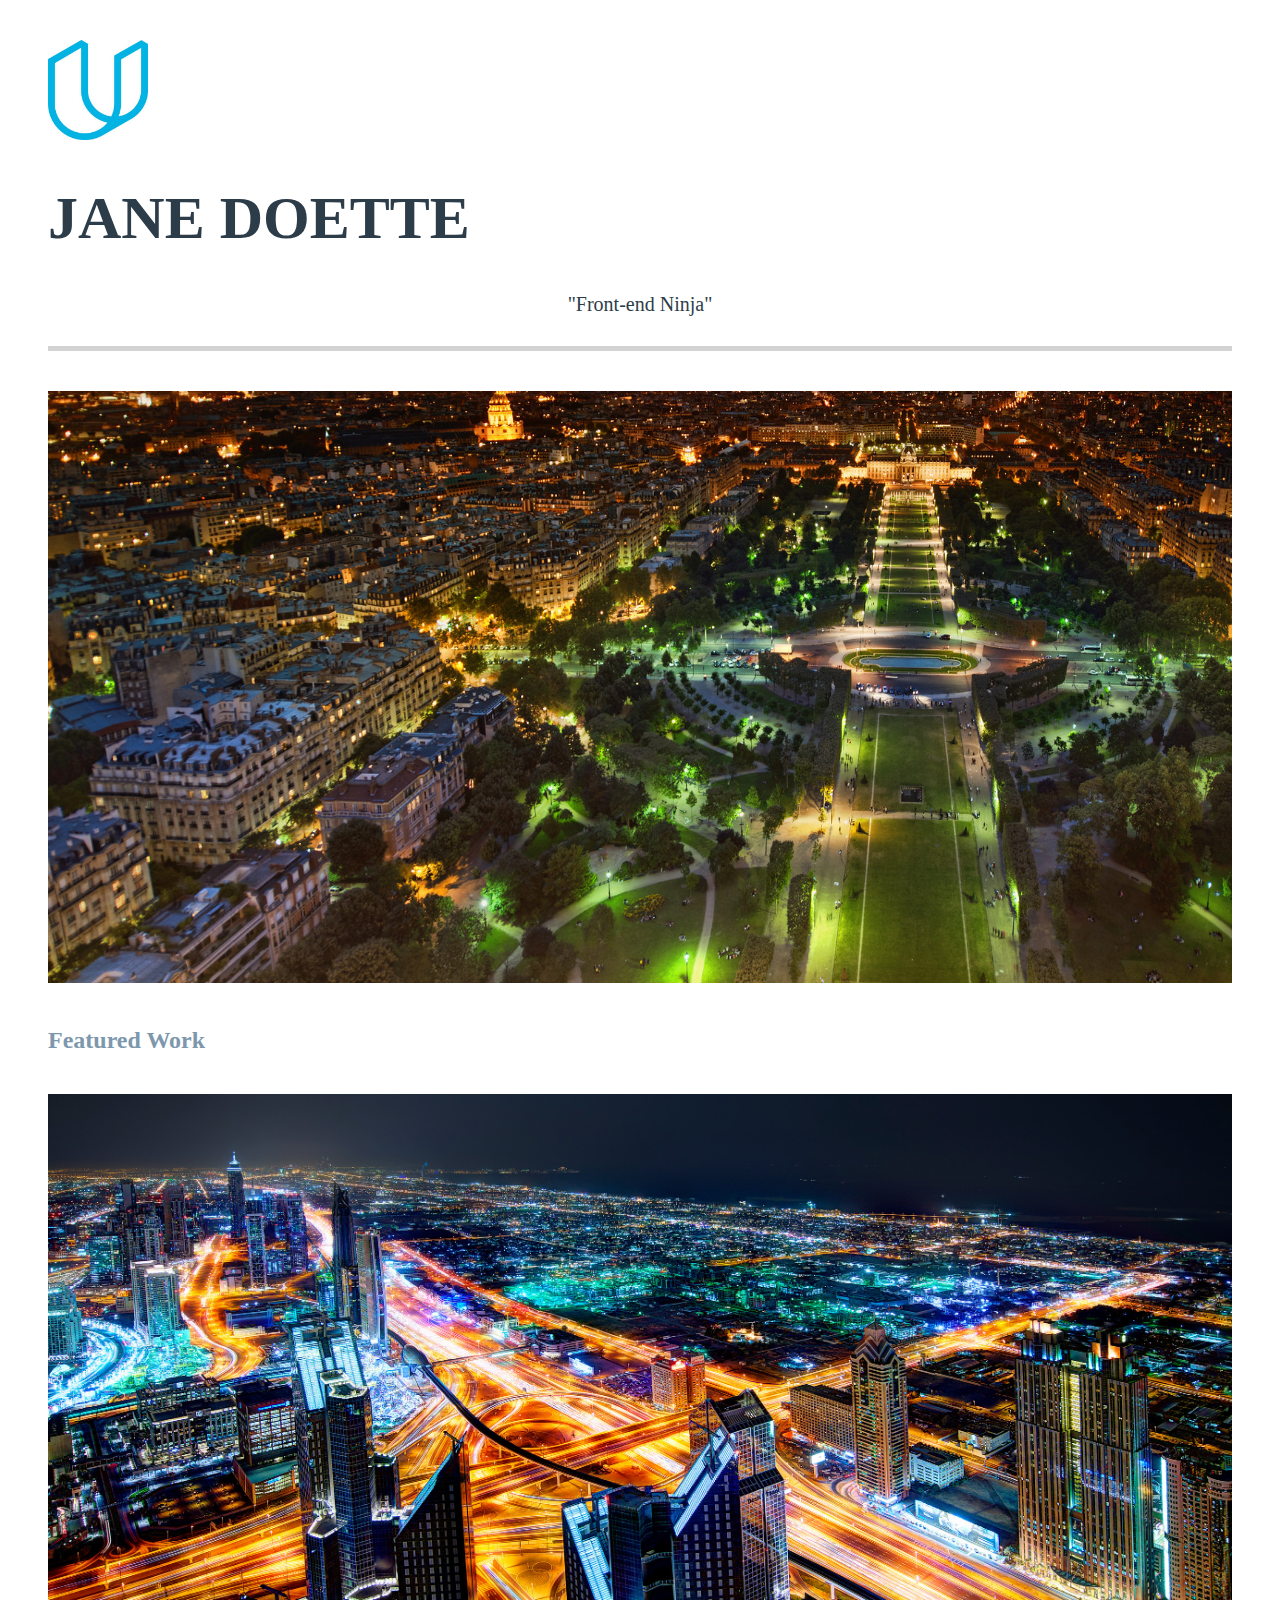
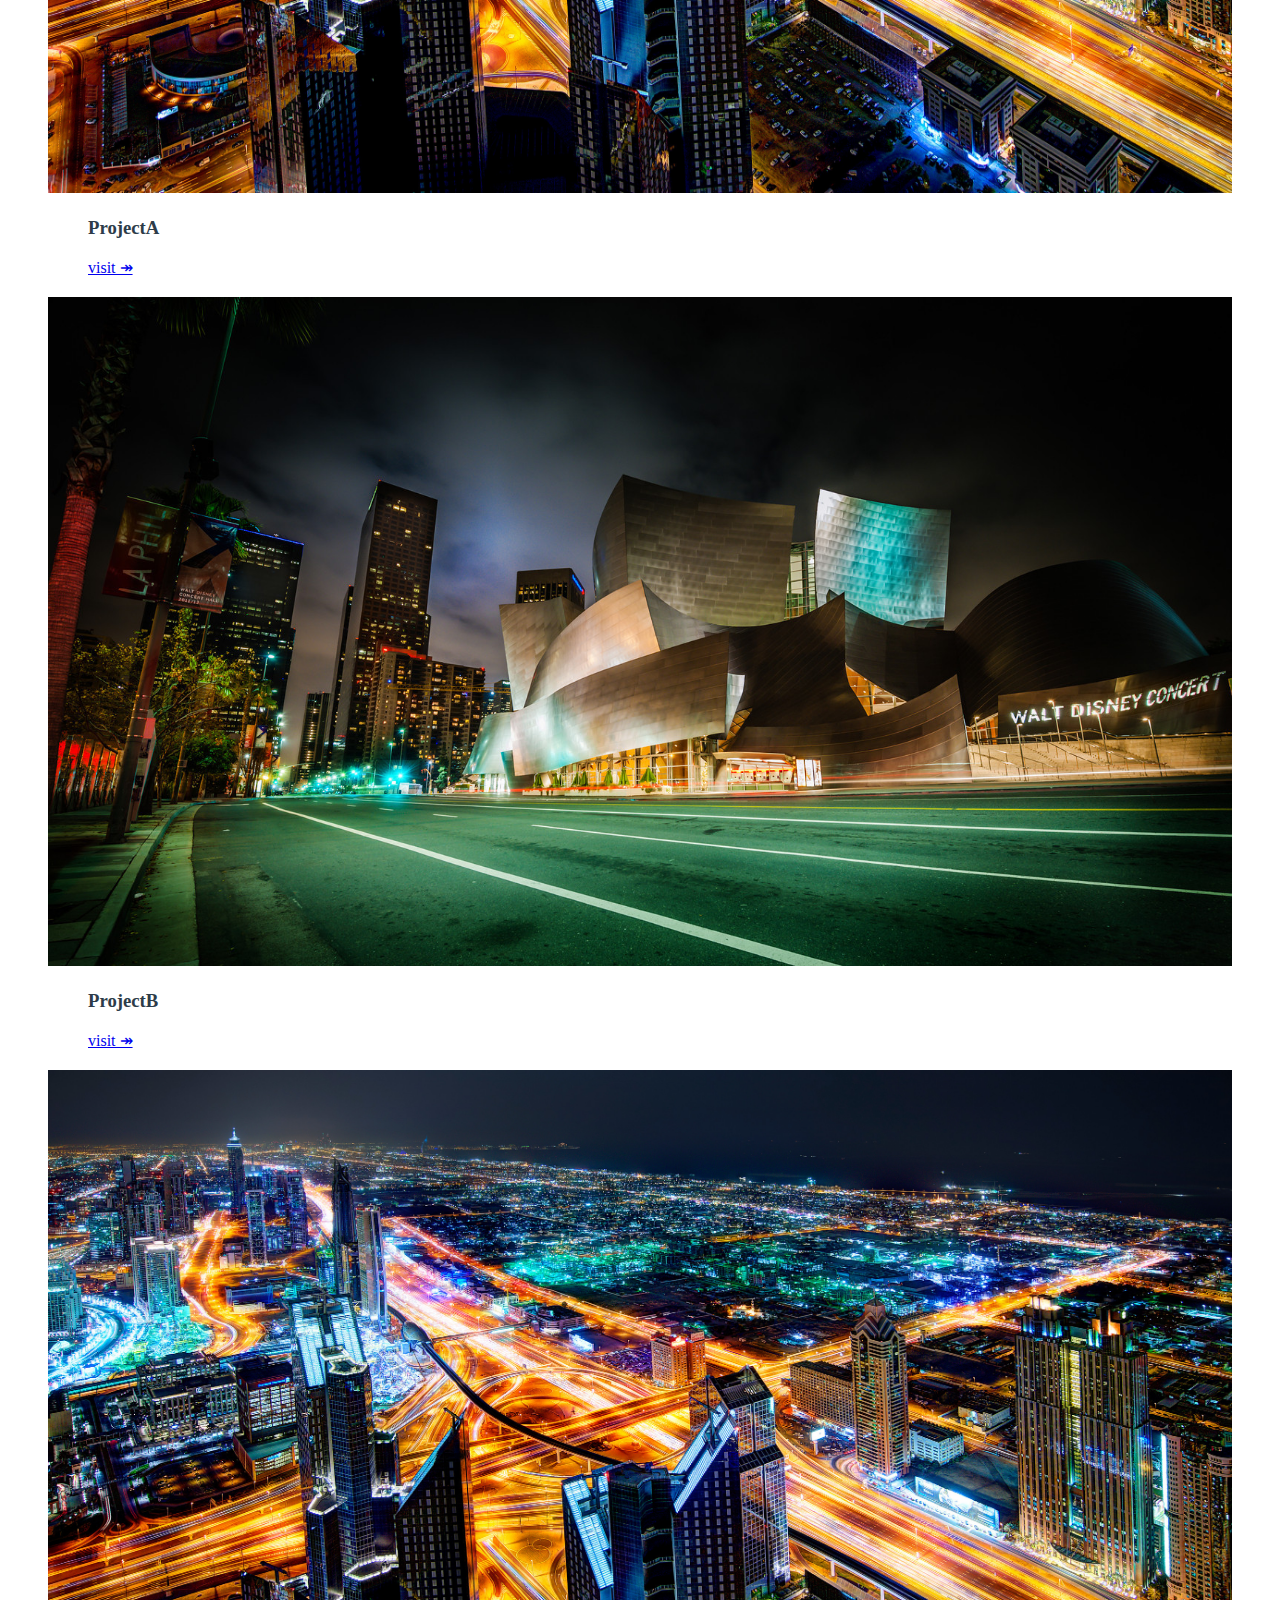
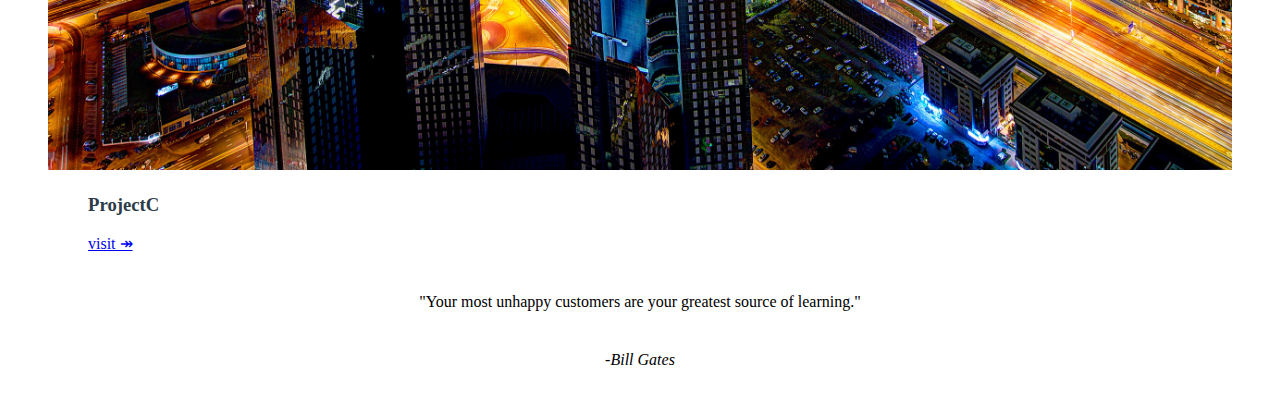
<file: index.html>
<!DOCTYPE html>
<html lang="en">
  <head>
    <!-- Required meta tags -->
    <meta charset="utf-8">
    <meta name="viewport" content="width=device-width, initial-scale=1, shrink-to-fit=no">
  	<title>Portfolio</title>

  	<!-- Styles -->
    <link rel="stylesheet" href="https://maxcdn.bootstrapcdn.com/bootstrap/4.0.0-beta/css/bootstrap.min.css" integrity="sha384-/Y6pD6FV/Vv2HJnA6t+vslU6fwYXjCFtcEpHbNJ0lyAFsXTsjBbfaDjzALeQsN6M" crossorigin="anonymous"> <!-- Bootstrap CSS -->
  	<link rel="stylesheet" href="css/styles1.css">
  </head>

  <body>
    <!-- Header / Branding -->
    <header id="branding">
      <!-- Title -->
      <div class="container-fluid">
        <div class = "row justify-content-between title">
          <div class="col-md-4">
            <img src="img/logo.png" alt="image">
          </div>
          <div class="col-md-4 name">
            <h1 class="title-text">JANE DOETTE</h1>
            <p class="subtitle-text">"Front-end Ninja"</p>
          </div>
        </div>
      </div>
    </header>

    <!-- Large Image -->
    <main>
      <div class="container-fluid">
        <div class="row justify-content-center banner">
          <div class="col-md-12 screenshot">
            <img src="img/project-b.jpg" alt="main image">
          </div>
        </div>
      </div>
    </main>

    <section id="projects">
      <div class="container-fluid">
        <!-- Featured Work -->
        <div class="row">
          <div class="col-sm-12">
            <h2>Featured Work</h2>
          </div>
        </div>

        <!-- Projects -->
        <div class="row justify-content-center banner">
          <!-- Project A -->
          <div class="col-sm-4 screenshot">
            <img src="img/project-c.jpg" alt="image">
            <div class="proj-text">
              <ul>
                <li>
                  <h3>ProjectA</h3>
                </li>
                <li>
                  <a href="https://github.com/user/project-a" target="_blank">visit ↠</a>
                </li>
              </ul>
            </div>
          </div>

          <!-- Project B -->
          <div class="col-sm-4 screenshot">
            <img src="img/project-a.jpg" alt="image">
            <div class="proj-text">
              <ul>
                <li>
                  <h3>ProjectB</h3>
                </li>
                <li>
                  <a href="https://github.com/user/project-b" target="_blank">visit ↠</a>
                </li>
              </ul>
            </div>
          </div>

          <!-- Project C -->
          <div class="col-sm-4 screenshot">
            <img src="img/project-c.jpg" alt="image">
            <div class="proj-text">
              <ul>
                <li>
                  <h3>ProjectC</h3>
                </li>
                <li>
                  <a href="https://github.com/user/project-b" target="_blank">visit ↠</a>
                </li>
              </ul>
            </div>
          </div>
        </div>
      </div>
    </section>

    <!-- Footer -->
    <div class="container-fluid">
      <div class="row">
        <div class="col-md-12">
          <footer>
            <blockquote>
              <p>"Your most unhappy customers are your greatest source of learning."</p>
              <footer>-<cite title="Source Title">Bill Gates</cite></footer>
            </blockquote>
          </footer>
        </div>
      </div>
    </div>
  </body>

</html>
</file>
<file: css/styles1.css>
/* --------------------- */
/* Constraints & Styling */

.title {
  margin: 40px;
  padding-bottom: 10px;
  border-style: solid;
  border-width: 0px 0px 5px 0px;
  border-color: lightgray;
}

.banner {
  margin: 0px 40px;
}

.banner img {
  max-width: 100%;
}

.title div img {
  max-width: 100px;
}

.title-text {
  font-size: 60px;
  color: #2d3c49;
}

.subtitle-text {
  font-size: 20px;
  text-align: center;
  color: #2d3c49;
}

.app {
  display: -webkit-flex;
  display: flex;
  margin-top: 20px;
}

.app div {
  margin-bottom: 20px;
}

@media (max-width: 767px) {
  .name {
    margin-top: 40px;
  }
}

/* ------------------------ */
/* Featured Work / Projects */

h2 {
  margin: 40px;
  color: #7d97ad;
}

h3 {
  color: #2d3c49;
}

.work {
  margin: 40px;
}

.featured-image {
  max-width: 100%;
  height: auto;
}

.proj-text {
  margin: 20px 0px;
}

.proj-text ul li {
  list-style-type: none;
}

.work-element {
  padding: 0px 50px;
}

/* Footer */
footer {
  margin: 40px;
}

footer blockquote {
  text-align: center;
}

/* iPad Sizing, and below */
@media (max-width: 768px) {
  h3 {
    font-size: 15px;
  }
}

/* ------------- */
/* Set Box Rules */

*{
  -webkit-box-sizing: border-box;
  -moz-box-sizing: border-box;
  -ms-box-sizing: border-box;
  box-sizing: border-box;
}

/* For testing purposes, add outline to see boxes */
/** {
   outline: 1px solid red !important;
}*/
</file>
